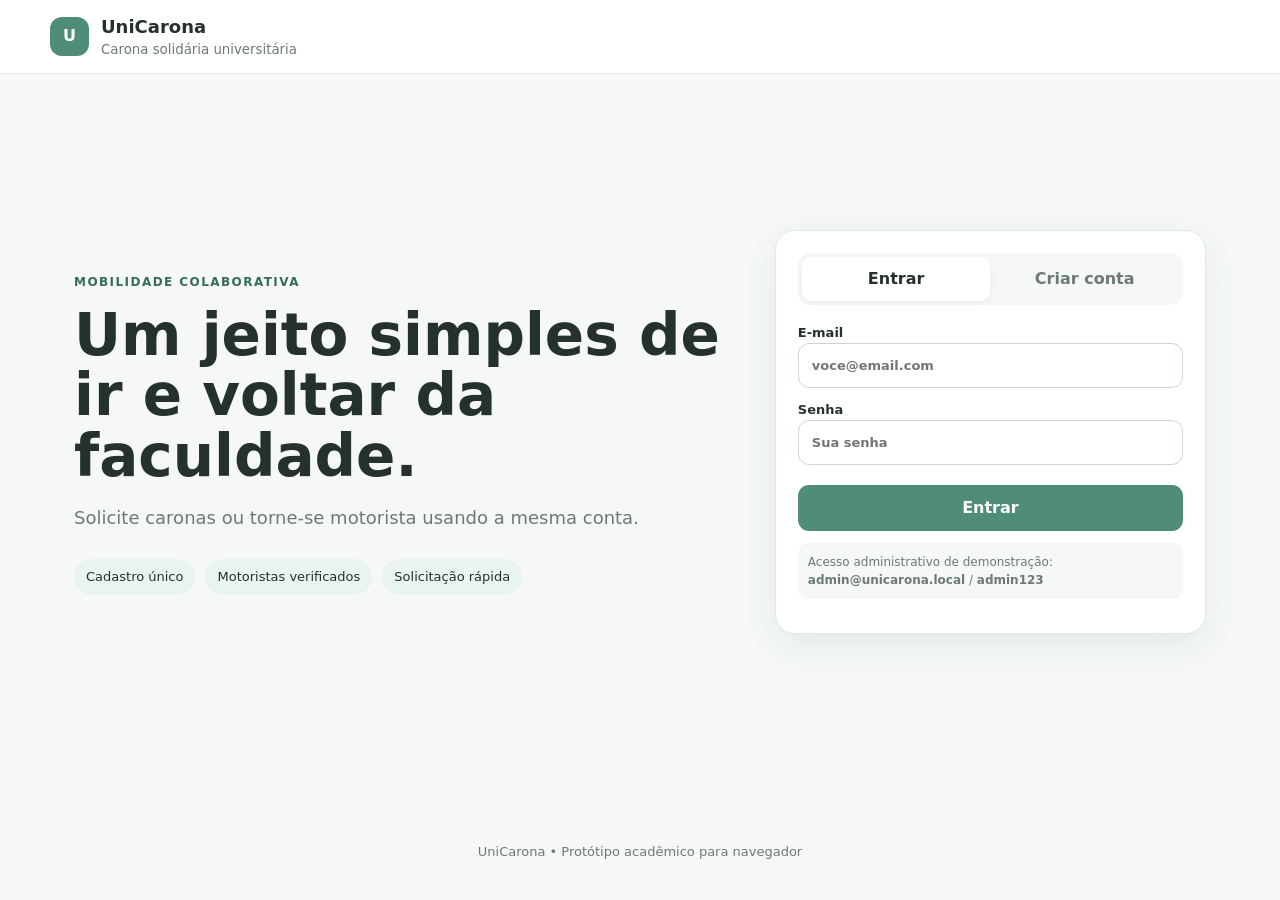
<file: static/index.html>
<!doctype html>
<html lang="pt-BR"><head><meta charset="utf-8"><meta name="viewport" content="width=device-width,initial-scale=1"><title>UniCarona</title><link rel="stylesheet" href="style.css"></head>
<body>
<header class="topbar"><div class="brand"><span class="logo">U</span><div><strong>UniCarona</strong><small>Carona solidária universitária</small></div></div></header>
<main>
<section id="authView" class="auth-wrap">
  <div class="welcome"><span class="eyebrow">Mobilidade colaborativa</span><h1>Um jeito simples de ir e voltar da faculdade.</h1><p>Solicite caronas ou torne-se motorista usando a mesma conta.</p><div class="feature-row"><span>Cadastro único</span><span>Motoristas verificados</span><span>Solicitação rápida</span></div></div>
  <div class="auth-card">
    <div class="auth-tabs"><button class="auth-tab active" data-auth="login">Entrar</button><button class="auth-tab" data-auth="register">Criar conta</button></div>
    <form id="loginForm" class="auth-form active"><label>E-mail<input name="email" type="email" required placeholder="voce@email.com"></label><label>Senha<input name="password" type="password" required placeholder="Sua senha"></label><button class="primary">Entrar</button><p class="hint">Acesso administrativo de demonstração:<br><b>admin@unicarona.local</b> / <b>admin123</b></p><div id="loginMsg" class="msg"></div></form>
    <form id="registerForm" class="auth-form"><label>Nome completo<input name="name" required placeholder="Seu nome"></label><label>E-mail<input name="email" type="email" required placeholder="voce@email.com"></label><label>Senha<input name="password" type="password" minlength="6" required placeholder="Mínimo 6 caracteres"></label><button class="primary">Criar minha conta</button><div id="registerMsg" class="msg"></div></form>
  </div>
</section>
</main>
<footer>UniCarona • Protótipo acadêmico para navegador</footer><script src="auth.js"></script></body></html>
</file>
<file: static/style.css>
:root{--bg:#f5f8f7;--card:#fff;--ink:#24312d;--muted:#6c7a76;--line:#dfe8e4;--brand:#4f8d79;--brand-dark:#356c5a;--soft:#e9f3ef;--warn:#fff5d9;--danger:#fdeaea;--shadow:0 12px 35px rgba(42,72,62,.08)}*{box-sizing:border-box}body{margin:0;background:var(--bg);color:var(--ink);font-family:Inter,ui-sans-serif,system-ui,-apple-system,"Segoe UI",sans-serif;line-height:1.5}.topbar{height:74px;background:#fff;border-bottom:1px solid var(--line);display:flex;align-items:center;justify-content:space-between;padding:0 max(24px,calc((100vw - 1180px)/2));position:sticky;top:0;z-index:10}.brand{display:flex;align-items:center;gap:12px}.brand strong{display:block;font-size:18px}.brand small{display:block;color:var(--muted)}.logo{width:39px;height:39px;border-radius:12px;background:var(--brand);color:#fff;display:grid;place-items:center;font-weight:800}main{max-width:1180px;margin:auto;padding:34px 24px 60px}.auth-wrap{min-height:72vh;display:grid;grid-template-columns:1.2fr .8fr;gap:54px;align-items:center}.welcome h1,.dashboard-head h1{font-size:clamp(34px,5vw,58px);line-height:1.04;margin:.2em 0}.welcome p{max-width:650px;font-size:18px;color:var(--muted)}.eyebrow{text-transform:uppercase;letter-spacing:.12em;font-weight:700;font-size:12px;color:var(--brand-dark)}.feature-row{display:flex;gap:10px;flex-wrap:wrap;margin-top:28px}.feature-row span{background:var(--soft);padding:8px 12px;border-radius:999px;font-size:13px}.auth-card,.card,.status-card{background:var(--card);border:1px solid var(--line);border-radius:20px;box-shadow:var(--shadow)}.auth-card{padding:22px}.auth-tabs{display:grid;grid-template-columns:1fr 1fr;background:var(--bg);border-radius:13px;padding:4px;margin-bottom:18px}.auth-tab{border:0;background:transparent;padding:10px;border-radius:10px;font-weight:700;color:var(--muted);cursor:pointer}.auth-tab.active{background:#fff;color:var(--ink);box-shadow:0 2px 8px rgba(0,0,0,.05)}.auth-form{display:none}.auth-form.active{display:block}label{display:block;font-size:13px;font-weight:700;margin:12px 0 6px}input{width:100%;border:1px solid #cad8d3;border-radius:11px;padding:12px 13px;background:#fff;color:var(--ink);font:inherit;outline:none}input:focus{border-color:var(--brand);box-shadow:0 0 0 3px rgba(79,141,121,.12)}button{font:inherit;cursor:pointer}.primary,.secondary,.actions button{border-radius:11px;padding:11px 15px;font-weight:700}.primary{width:100%;border:0;background:var(--brand);color:white;margin-top:14px}.primary:hover{background:var(--brand-dark)}.secondary,.actions button{background:#fff;border:1px solid var(--line);color:var(--ink)}.small{padding:10px 12px}.hint{font-size:12px;color:var(--muted);background:var(--bg);padding:10px;border-radius:10px}.msg{margin-top:10px;font-size:13px}.msg.ok{color:#28634f}.msg.err{color:#a13d3d}.dashboard-head{display:flex;justify-content:space-between;gap:20px;align-items:end;margin-bottom:24px}.dashboard-head h1{font-size:40px}.status-card{padding:18px 22px;min-width:200px}.status-card span{display:block;color:var(--muted);font-size:12px}.status-card strong{font-size:18px}.tabs{display:flex;gap:8px;flex-wrap:wrap;margin:0 0 20px}.tabs button{border:1px solid var(--line);background:#fff;padding:10px 15px;border-radius:999px;font-weight:700;color:var(--muted)}.tabs button.active{background:var(--ink);color:#fff;border-color:var(--ink)}.panel{margin-top:16px}.grid.two,.admin-grid{display:grid;grid-template-columns:1fr 1fr;gap:18px}.card{padding:22px;margin-bottom:18px}.card h2{margin:0 0 4px;font-size:20px}.muted{color:var(--muted);margin-top:2px}.narrow{max-width:760px}.compact{gap:0 14px}.span2{grid-column:1/-1}.coords{display:grid;grid-template-columns:1fr 1fr;gap:10px}.field-group{display:grid;grid-template-columns:1fr auto;gap:8px;align-items:end}.section-head{display:flex;justify-content:space-between;gap:16px;align-items:start}.list{display:grid;gap:10px;margin-top:14px}.item{border:1px solid var(--line);border-radius:14px;padding:14px;display:flex;justify-content:space-between;gap:16px;align-items:center;background:#fff}.item-main{min-width:0}.meta{color:var(--muted);font-size:13px;margin:4px 0}.badge{display:inline-block;font-size:12px;font-weight:800;padding:5px 9px;border-radius:999px;background:var(--soft)}.badge.pending{background:var(--warn)}.badge.rejected{background:var(--danger)}.badge.accepted,.badge.approved{background:#e4f5ea}.actions{display:flex;gap:7px;flex-wrap:wrap}.actions .danger{color:#9d3c3c}.user-chip{display:flex;align-items:center;gap:10px}.user-chip button{border:0;background:transparent;color:var(--muted);text-decoration:underline}.compact-list .item{padding:10px 12px}footer{text-align:center;color:var(--muted);padding:26px;font-size:13px}@media(max-width:820px){.auth-wrap,.grid.two,.admin-grid{grid-template-columns:1fr}.welcome h1{font-size:42px}.dashboard-head{align-items:start;flex-direction:column}.status-card{width:100%}.field-group{grid-template-columns:1fr}.coords{grid-template-columns:1fr}.item{align-items:flex-start;flex-direction:column}.topbar{padding:0 16px}.brand small{display:none}main{padding:24px 16px 50px}}
</file>
